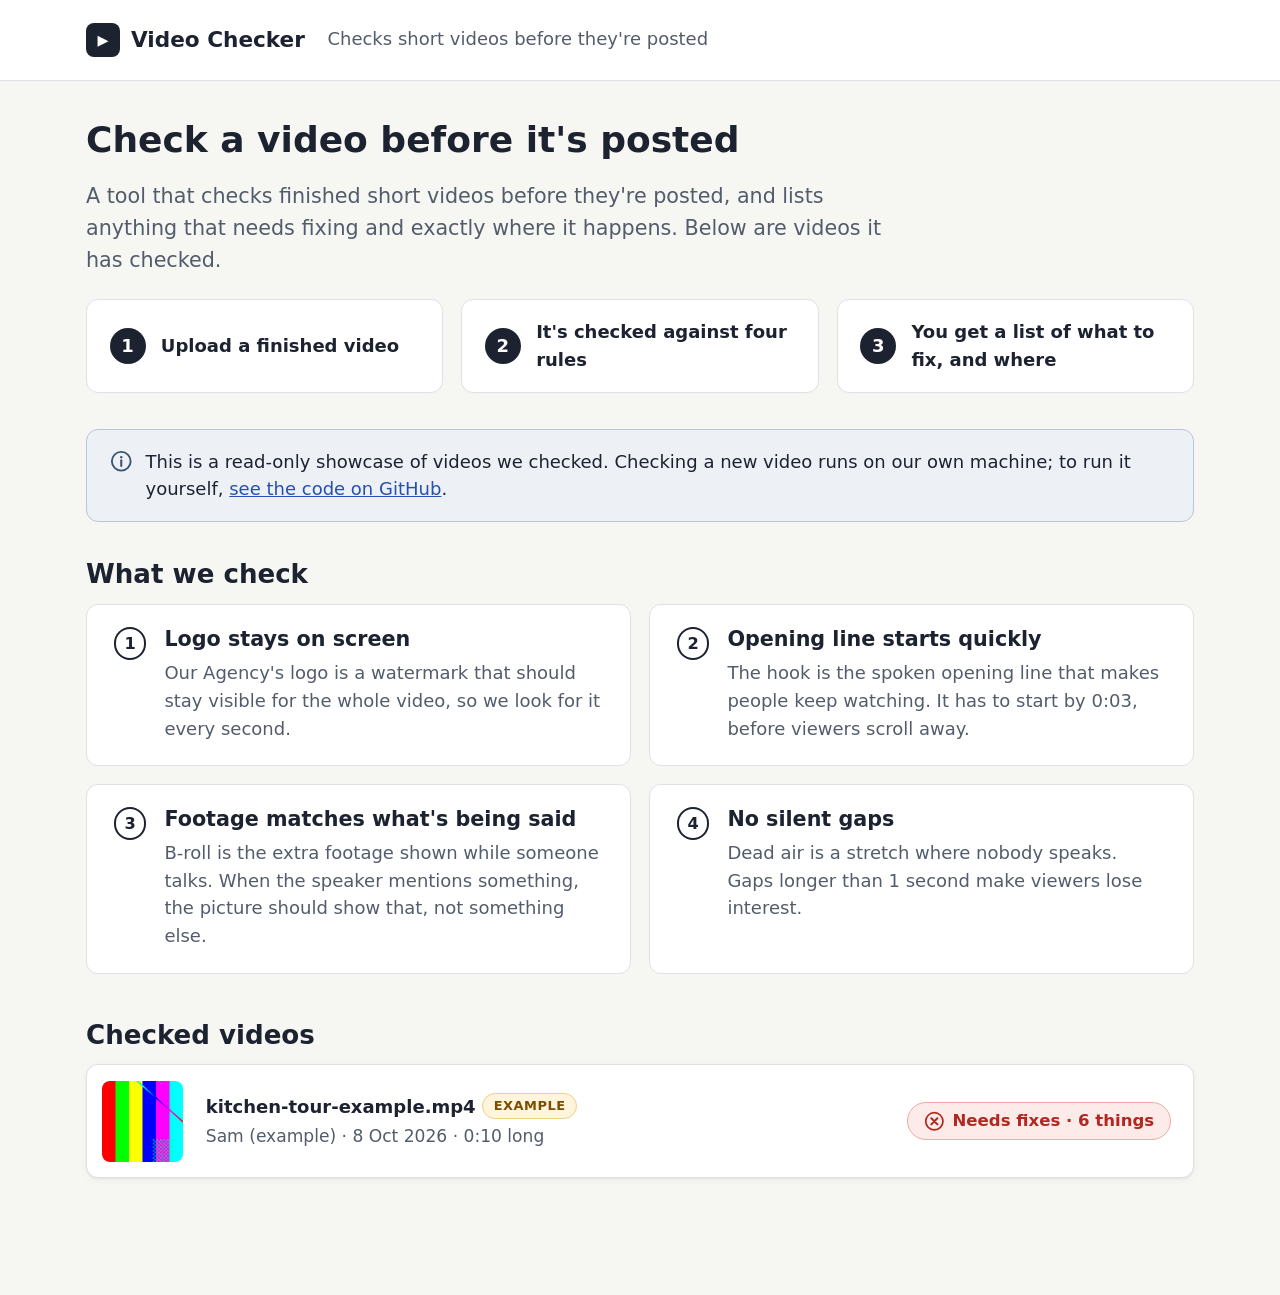
<file: docs/index.html>
<!doctype html>
<html lang="en">
<head>
  <meta charset="utf-8">
  <meta name="viewport" content="width=device-width, initial-scale=1">
  <title>Video Checker</title>
  <link rel="stylesheet" href="static/app.css?v=1791418467">
  <script src="static/app.js?v=1791418467" defer></script>
</head>
<body>
  <a class="skip-link" href="#main">Skip to main content</a>
  <header class="site-header">
    <div class="container site-header-inner">
      <a class="brand" href="./">
        <span class="brand-mark" aria-hidden="true">▶</span>
        <span>Video Checker</span>
      </a>
      <span class="site-tagline">Checks short videos before they're posted</span>
    </div>
  </header>
  <main id="main" class="container">
    
<section class="intro" aria-labelledby="intro-heading">
  <h1 id="intro-heading">Check a video before it's posted</h1>
  
  <p class="lead">A tool that checks finished short videos before they're posted, and lists anything that needs fixing and exactly where it happens. Below are videos it has checked.</p>
  
  <ol class="how-it-works">
    <li><span class="how-num" aria-hidden="true">1</span><span>Upload a finished video</span></li>
    <li><span class="how-num" aria-hidden="true">2</span><span>It's checked against four rules</span></li>
    <li><span class="how-num" aria-hidden="true">3</span><span>You get a list of what to fix, and where</span></li>
  </ol>
</section>




<p class="showcase-note"><svg class="icon" viewBox="0 0 24 24" aria-hidden="true" focusable="false"><circle cx="12" cy="12" r="10" fill="none" stroke="currentColor" stroke-width="2"/><path d="M12 11v6" stroke="currentColor" stroke-width="2.2" stroke-linecap="round"/><circle cx="12" cy="7.6" r="1.3" fill="currentColor"/></svg><span>This is a read-only showcase of videos we checked. Checking a new video runs on our own machine; to run it yourself, <a href="https://github.com/rhain-r/content-operations-agent">see the code on GitHub</a>.</span></p>


<section class="rules-section" aria-labelledby="rules-heading">
  <h2 id="rules-heading">What we check</h2>
  <ul class="rules">
    
    <li class="rule">
      <span class="rule-num" aria-hidden="true">1</span>
      <div>
        <h3>Logo stays on screen</h3>
        <p>Our Agency&#39;s logo is a watermark that should stay visible for the whole video, so we look for it every second.</p>
      </div>
    </li>
    
    <li class="rule">
      <span class="rule-num" aria-hidden="true">2</span>
      <div>
        <h3>Opening line starts quickly</h3>
        <p>The hook is the spoken opening line that makes people keep watching. It has to start by 0:03, before viewers scroll away.</p>
      </div>
    </li>
    
    <li class="rule">
      <span class="rule-num" aria-hidden="true">3</span>
      <div>
        <h3>Footage matches what&#39;s being said</h3>
        <p>B-roll is the extra footage shown while someone talks. When the speaker mentions something, the picture should show that, not something else.</p>
      </div>
    </li>
    
    <li class="rule">
      <span class="rule-num" aria-hidden="true">4</span>
      <div>
        <h3>No silent gaps</h3>
        <p>Dead air is a stretch where nobody speaks. Gaps longer than 1 second make viewers lose interest.</p>
      </div>
    </li>
    
  </ul>
</section>

<section class="videos-section" aria-labelledby="videos-heading">
  <h2 id="videos-heading">Checked videos</h2>
  <div data-video-list>
    
<div class="video-list" data-active="false">

  <ul class="videos">
    
    <li>
      <a class="video-row" href="videos/example/">
        
        <img class="thumb" src="videos/example/frames/0.jpg" alt="Opening frame of kitchen-tour-example.mp4" loading="lazy">
        
        <span class="video-row-main">
          <span class="video-name">kitchen-tour-example.mp4 <span class="tag">Example</span></span>
          <span class="video-meta">Sam (example) · 8 Oct 2026 · 0:10 long</span>
        </span>
        <span class="badge badge-failed"><svg class="icon" viewBox="0 0 24 24" aria-hidden="true" focusable="false"><circle cx="12" cy="12" r="10" fill="none" stroke="currentColor" stroke-width="2"/><path d="M8.5 8.5l7 7M15.5 8.5l-7 7" fill="none" stroke="currentColor" stroke-width="2.4" stroke-linecap="round"/></svg><span>Needs fixes · 6 things</span></span>
      </a>
    </li>
    
  </ul>

</div>
  </div>
</section>

  </main>
</body>
</html>
</file>
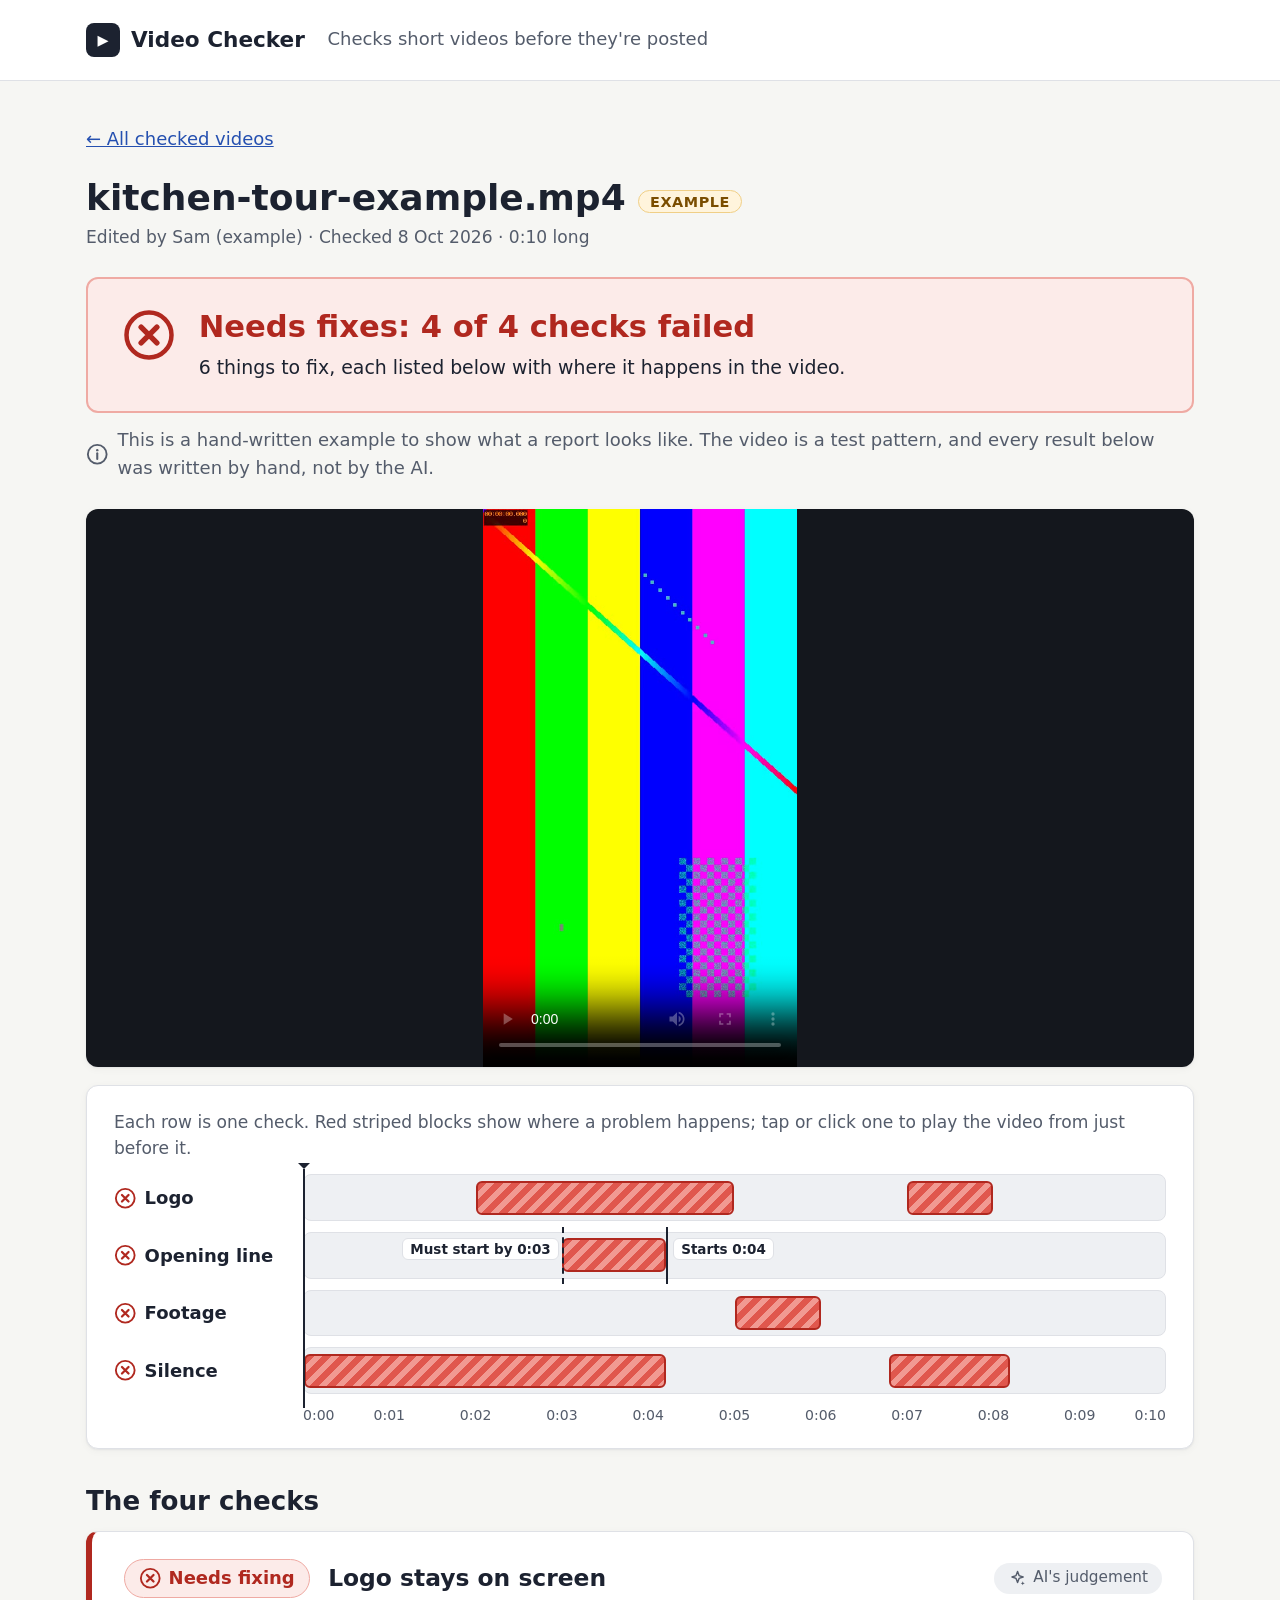
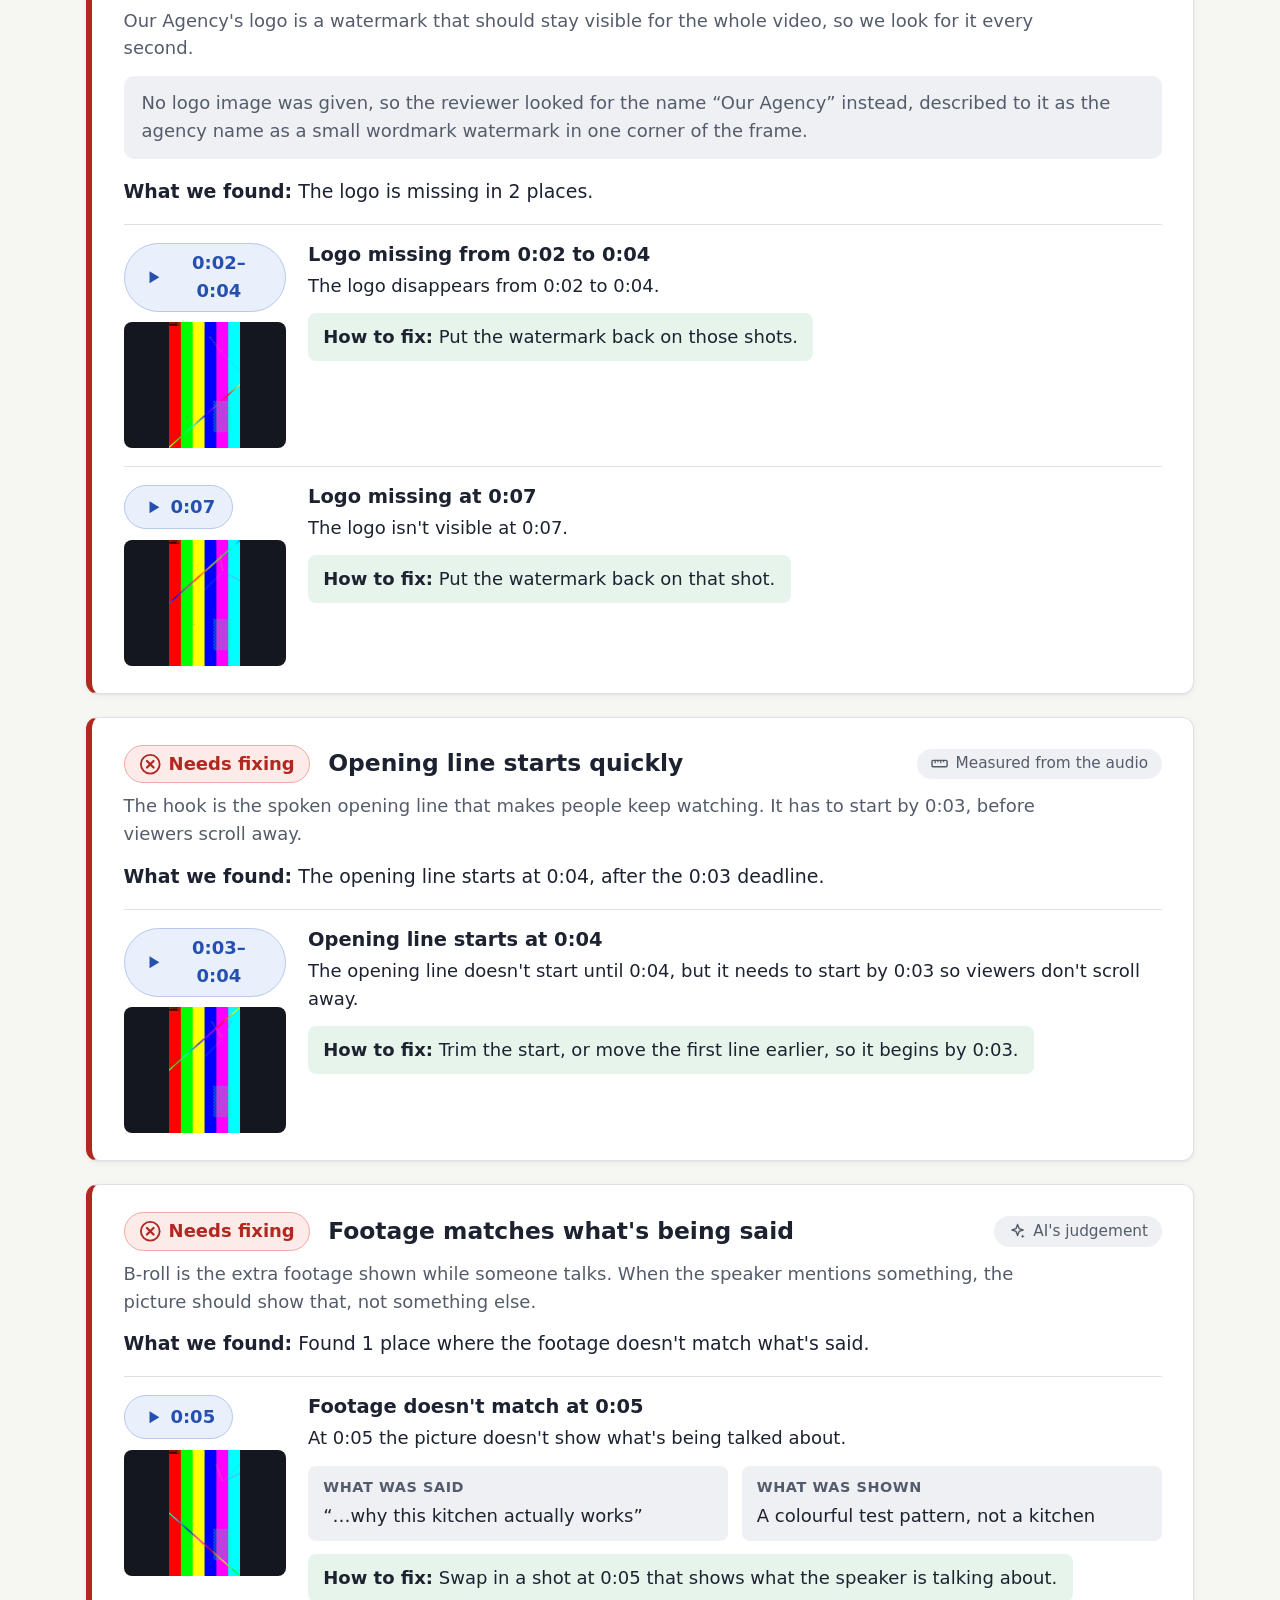
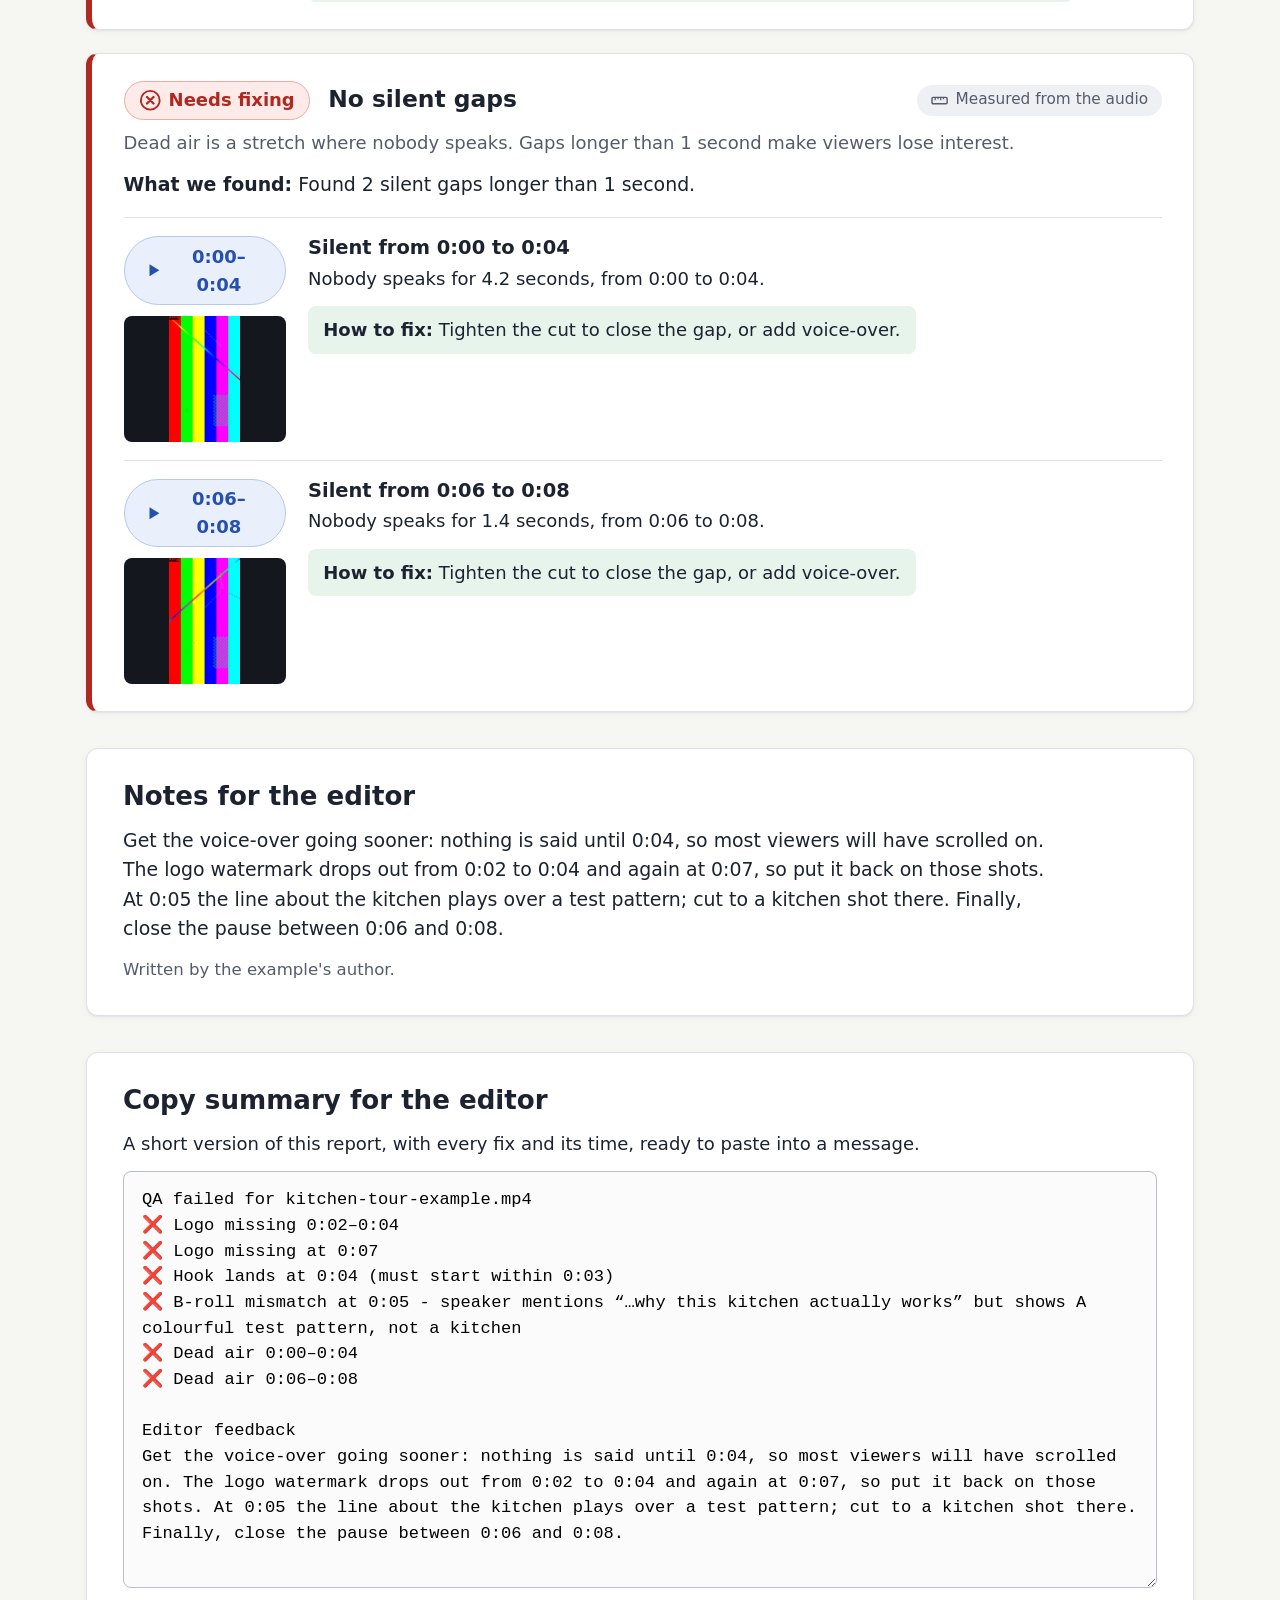
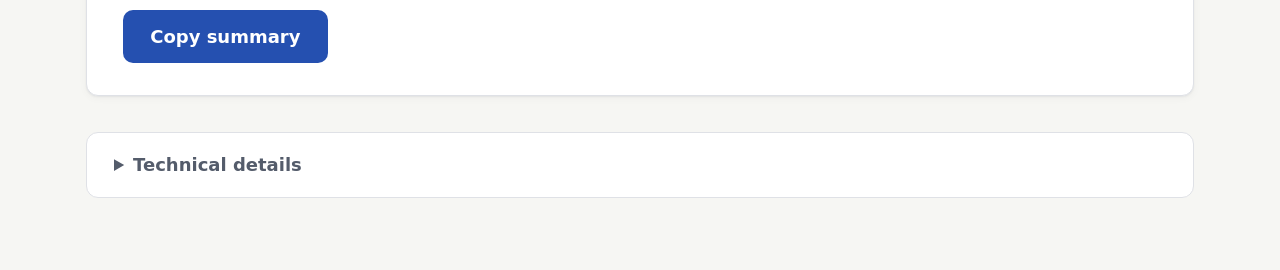
<file: docs/videos/example/index.html>
<!doctype html>
<html lang="en">
<head>
  <meta charset="utf-8">
  <meta name="viewport" content="width=device-width, initial-scale=1">
  <title>kitchen-tour-example.mp4 · Video Checker</title>
  <link rel="stylesheet" href="../../static/app.css?v=1791418467">
  <script src="../../static/app.js?v=1791418467" defer></script>
</head>
<body>
  <a class="skip-link" href="#main">Skip to main content</a>
  <header class="site-header">
    <div class="container site-header-inner">
      <a class="brand" href="../../">
        <span class="brand-mark" aria-hidden="true">▶</span>
        <span>Video Checker</span>
      </a>
      <span class="site-tagline">Checks short videos before they're posted</span>
    </div>
  </header>
  <main id="main" class="container">
    
<div class="video-page" data-video-page data-state="failed" data-created="2026-10-08T00:15:36.667890+00:00">
  <p class="back-link"><a href="../../">← All checked videos</a></p>

  <header class="video-header">
    <h1>kitchen-tour-example.mp4 <span class="tag tag-large">Example</span></h1>
    <p class="video-meta">Edited by Sam (example) · Checked 8 Oct 2026 · 0:10 long</p>
  </header>

  
  
  <section class="verdict verdict-failed" aria-labelledby="verdict-heading">
    <svg class="icon verdict-icon" viewBox="0 0 24 24" aria-hidden="true" focusable="false"><circle cx="12" cy="12" r="10" fill="none" stroke="currentColor" stroke-width="2"/><path d="M8.5 8.5l7 7M15.5 8.5l-7 7" fill="none" stroke="currentColor" stroke-width="2.4" stroke-linecap="round"/></svg>
    <div class="verdict-text">
      
      <h2 id="verdict-heading">Needs fixes: 4 of 4 checks failed</h2>
      <p>6 things to fix, each listed below with where it happens in the video.</p>
      
    </div>
  </section>

  
    
    <p class="small-note"><svg class="icon" viewBox="0 0 24 24" aria-hidden="true" focusable="false"><circle cx="12" cy="12" r="10" fill="none" stroke="currentColor" stroke-width="2"/><path d="M12 11v6" stroke="currentColor" stroke-width="2.2" stroke-linecap="round"/><circle cx="12" cy="7.6" r="1.3" fill="currentColor"/></svg> This is a hand-written example to show what a report looks like. The video is a test pattern, and every result below was written by hand, not by the AI.</p>
    
    
  

  
  
  <div class="player" data-player>
    <video controls preload="metadata" playsinline src="../../videos/example/video.mp4" poster="../../videos/example/frames/0.jpg" aria-label="The video: kitchen-tour-example.mp4" data-video>
      Your browser can't play this video here.
    </video>
  </div>

  
  
  <section class="timeline-section" id="timeline" aria-label="Where each problem happens">
    <div class="timeline" data-timeline data-duration="10.0">
      <p class="timeline-help">Each row is one check. Red striped blocks show where a problem happens; tap or click one to play the video from just before it.</p>
      <div class="timeline-grid">
        
        <div class="lane-label lane-label-failed" style="grid-row: 1">
          <svg class="icon" viewBox="0 0 24 24" aria-hidden="true" focusable="false"><circle cx="12" cy="12" r="10" fill="none" stroke="currentColor" stroke-width="2"/><path d="M8.5 8.5l7 7M15.5 8.5l-7 7" fill="none" stroke="currentColor" stroke-width="2.4" stroke-linecap="round"/></svg>
          <span>Logo</span>
          <span class="visually-hidden">: needs fixing</span>
        </div>
        <div class="lane-track" style="grid-row: 1">
          
          
          <button type="button" class="block" style="left: 20.0%; width: 30.0%" data-seek="1.0" aria-label="Logo missing from 0:02 to 0:04. Play from 0:01." title="Logo missing from 0:02 to 0:04. Play from 0:01."></button>
          
          <button type="button" class="block" style="left: 70.0%; width: 10.0%" data-seek="6.0" aria-label="Logo missing at 0:07. Play from 0:06." title="Logo missing at 0:07. Play from 0:06."></button>
          
          
        </div>
        
        <div class="lane-label lane-label-failed" style="grid-row: 2">
          <svg class="icon" viewBox="0 0 24 24" aria-hidden="true" focusable="false"><circle cx="12" cy="12" r="10" fill="none" stroke="currentColor" stroke-width="2"/><path d="M8.5 8.5l7 7M15.5 8.5l-7 7" fill="none" stroke="currentColor" stroke-width="2.4" stroke-linecap="round"/></svg>
          <span>Opening line</span>
          <span class="visually-hidden">: needs fixing</span>
        </div>
        <div class="lane-track" style="grid-row: 2">
          
          <span class="mark mark-deadline" style="left: 30.0%"><span class="mark-label">Must start by 0:03</span></span>
          
          <span class="mark mark-actual" style="left: 42.0%"><span class="mark-label">Starts 0:04</span></span>
          
          
          <button type="button" class="block" style="left: 30.0%; width: 12.0%" data-seek="2.0" aria-label="Opening line starts at 0:04. Play from 0:02." title="Opening line starts at 0:04. Play from 0:02."></button>
          
          
        </div>
        
        <div class="lane-label lane-label-failed" style="grid-row: 3">
          <svg class="icon" viewBox="0 0 24 24" aria-hidden="true" focusable="false"><circle cx="12" cy="12" r="10" fill="none" stroke="currentColor" stroke-width="2"/><path d="M8.5 8.5l7 7M15.5 8.5l-7 7" fill="none" stroke="currentColor" stroke-width="2.4" stroke-linecap="round"/></svg>
          <span>Footage</span>
          <span class="visually-hidden">: needs fixing</span>
        </div>
        <div class="lane-track" style="grid-row: 3">
          
          
          <button type="button" class="block" style="left: 50.0%; width: 10.0%" data-seek="4.0" aria-label="Footage doesn&#39;t match at 0:05. Play from 0:04." title="Footage doesn&#39;t match at 0:05. Play from 0:04."></button>
          
          
        </div>
        
        <div class="lane-label lane-label-failed" style="grid-row: 4">
          <svg class="icon" viewBox="0 0 24 24" aria-hidden="true" focusable="false"><circle cx="12" cy="12" r="10" fill="none" stroke="currentColor" stroke-width="2"/><path d="M8.5 8.5l7 7M15.5 8.5l-7 7" fill="none" stroke="currentColor" stroke-width="2.4" stroke-linecap="round"/></svg>
          <span>Silence</span>
          <span class="visually-hidden">: needs fixing</span>
        </div>
        <div class="lane-track" style="grid-row: 4">
          
          
          <button type="button" class="block" style="left: 0.0%; width: 42.0%" data-seek="0.0" aria-label="Silent from 0:00 to 0:04. Play from 0:00." title="Silent from 0:00 to 0:04. Play from 0:00."></button>
          
          <button type="button" class="block" style="left: 68.0%; width: 14.0%" data-seek="5.8" aria-label="Silent from 0:06 to 0:08. Play from 0:05." title="Silent from 0:06 to 0:08. Play from 0:05."></button>
          
          
        </div>
        
        <div class="axis" style="grid-row: 5" aria-hidden="true">
          
          <span class="tick" style="left: 0.0%">0:00</span>
          
          <span class="tick" style="left: 10.0%">0:01</span>
          
          <span class="tick" style="left: 20.0%">0:02</span>
          
          <span class="tick" style="left: 30.0%">0:03</span>
          
          <span class="tick" style="left: 40.0%">0:04</span>
          
          <span class="tick" style="left: 50.0%">0:05</span>
          
          <span class="tick" style="left: 60.0%">0:06</span>
          
          <span class="tick" style="left: 70.0%">0:07</span>
          
          <span class="tick" style="left: 80.0%">0:08</span>
          
          <span class="tick" style="left: 90.0%">0:09</span>
          
          <span class="tick" style="left: 100.0%">0:10</span>
          
        </div>
        <div class="playhead-layer" style="grid-row: 1 / 6" aria-hidden="true">
          <span class="playhead" data-playhead></span>
        </div>
      </div>
      
      
      
      <ul class="timeline-legend">
        
        <li><span class="legend-line legend-deadline" aria-hidden="true"></span>Must start by 0:03</li>
        
        <li><span class="legend-line legend-actual" aria-hidden="true"></span>Starts 0:04</li>
        
      </ul>
      
    </div>
  </section>
  

  
  
  <section class="checks-section" aria-labelledby="checks-heading">
    <h2 id="checks-heading">The four checks</h2>
    
    
    <article class="check check-failed" aria-labelledby="check-logo">
      <header class="check-header">
        <span class="check-status"><svg class="icon" viewBox="0 0 24 24" aria-hidden="true" focusable="false"><circle cx="12" cy="12" r="10" fill="none" stroke="currentColor" stroke-width="2"/><path d="M8.5 8.5l7 7M15.5 8.5l-7 7" fill="none" stroke="currentColor" stroke-width="2.4" stroke-linecap="round"/></svg><span>Needs fixing</span></span>
        <h3 id="check-logo">Logo stays on screen</h3>
        <span class="basis"><svg class="icon" viewBox="0 0 24 24" aria-hidden="true" focusable="false"><path d="M12 3l1.9 5.3L19 10l-5.1 1.8L12 17l-1.9-5.2L5 10l5.1-1.7z" fill="none" stroke="currentColor" stroke-width="1.8" stroke-linejoin="round"/><path d="M18.5 15.5l.7 1.8 1.8.7-1.8.7-.7 1.8-.7-1.8-1.8-.7 1.8-.7z" fill="currentColor"/></svg>AI&#39;s judgement</span>
      </header>
      <p class="check-explanation">Our Agency&#39;s logo is a watermark that should stay visible for the whole video, so we look for it every second.</p>

      
      <div class="logo-reference">
        
        <p>No logo image was given, so the reviewer looked for the name “Our Agency” instead, described to it as the agency name as a small wordmark watermark in one corner of the frame.</p>
        
      </div>
      

      <p class="check-outcome"><strong>What we found:</strong> The logo is missing in 2 places.</p>

      
      <ol class="findings">
        
        
        <li class="finding">
          <div class="finding-when">
            <button type="button" class="time-button" data-seek="1.0" aria-label="Play from 0:01, just before 0:02–0:04"><svg class="icon" viewBox="0 0 24 24" aria-hidden="true" focusable="false"><path d="M8 5.5v13l10.5-6.5z" fill="currentColor"/></svg><span>0:02–0:04</span></button>
            
            <img class="finding-thumb" src="../../videos/example/frames/2.jpg" alt="Frame at 0:02" loading="lazy">
            
          </div>
          <div class="finding-body">
            <h4>Logo missing from 0:02 to 0:04</h4>
            <p>The logo disappears from 0:02 to 0:04.</p>
            
            <p class="how-to-fix"><strong>How to fix:</strong> Put the watermark back on those shots.</p>
          </div>
        </li>
        
        
        <li class="finding">
          <div class="finding-when">
            <button type="button" class="time-button" data-seek="6.0" aria-label="Play from 0:06, just before 0:07"><svg class="icon" viewBox="0 0 24 24" aria-hidden="true" focusable="false"><path d="M8 5.5v13l10.5-6.5z" fill="currentColor"/></svg><span>0:07</span></button>
            
            <img class="finding-thumb" src="../../videos/example/frames/7.jpg" alt="Frame at 0:07" loading="lazy">
            
          </div>
          <div class="finding-body">
            <h4>Logo missing at 0:07</h4>
            <p>The logo isn&#39;t visible at 0:07.</p>
            
            <p class="how-to-fix"><strong>How to fix:</strong> Put the watermark back on that shot.</p>
          </div>
        </li>
        
      </ol>
      
    </article>
    
    
    <article class="check check-failed" aria-labelledby="check-hook">
      <header class="check-header">
        <span class="check-status"><svg class="icon" viewBox="0 0 24 24" aria-hidden="true" focusable="false"><circle cx="12" cy="12" r="10" fill="none" stroke="currentColor" stroke-width="2"/><path d="M8.5 8.5l7 7M15.5 8.5l-7 7" fill="none" stroke="currentColor" stroke-width="2.4" stroke-linecap="round"/></svg><span>Needs fixing</span></span>
        <h3 id="check-hook">Opening line starts quickly</h3>
        <span class="basis"><svg class="icon" viewBox="0 0 24 24" aria-hidden="true" focusable="false"><rect x="2.5" y="8" width="19" height="8" rx="1.5" fill="none" stroke="currentColor" stroke-width="1.8"/><path d="M6.5 8v3.5M10 8v2.2M13.5 8v3.5M17 8v2.2" stroke="currentColor" stroke-width="1.6"/></svg>Measured from the audio</span>
      </header>
      <p class="check-explanation">The hook is the spoken opening line that makes people keep watching. It has to start by 0:03, before viewers scroll away.</p>

      

      <p class="check-outcome"><strong>What we found:</strong> The opening line starts at 0:04, after the 0:03 deadline.</p>

      
      <ol class="findings">
        
        
        <li class="finding">
          <div class="finding-when">
            <button type="button" class="time-button" data-seek="2.0" aria-label="Play from 0:02, just before 0:03–0:04"><svg class="icon" viewBox="0 0 24 24" aria-hidden="true" focusable="false"><path d="M8 5.5v13l10.5-6.5z" fill="currentColor"/></svg><span>0:03–0:04</span></button>
            
            <img class="finding-thumb" src="../../videos/example/frames/3.jpg" alt="Frame at 0:03" loading="lazy">
            
          </div>
          <div class="finding-body">
            <h4>Opening line starts at 0:04</h4>
            <p>The opening line doesn&#39;t start until 0:04, but it needs to start by 0:03 so viewers don&#39;t scroll away.</p>
            
            <p class="how-to-fix"><strong>How to fix:</strong> Trim the start, or move the first line earlier, so it begins by 0:03.</p>
          </div>
        </li>
        
      </ol>
      
    </article>
    
    
    <article class="check check-failed" aria-labelledby="check-footage">
      <header class="check-header">
        <span class="check-status"><svg class="icon" viewBox="0 0 24 24" aria-hidden="true" focusable="false"><circle cx="12" cy="12" r="10" fill="none" stroke="currentColor" stroke-width="2"/><path d="M8.5 8.5l7 7M15.5 8.5l-7 7" fill="none" stroke="currentColor" stroke-width="2.4" stroke-linecap="round"/></svg><span>Needs fixing</span></span>
        <h3 id="check-footage">Footage matches what&#39;s being said</h3>
        <span class="basis"><svg class="icon" viewBox="0 0 24 24" aria-hidden="true" focusable="false"><path d="M12 3l1.9 5.3L19 10l-5.1 1.8L12 17l-1.9-5.2L5 10l5.1-1.7z" fill="none" stroke="currentColor" stroke-width="1.8" stroke-linejoin="round"/><path d="M18.5 15.5l.7 1.8 1.8.7-1.8.7-.7 1.8-.7-1.8-1.8-.7 1.8-.7z" fill="currentColor"/></svg>AI&#39;s judgement</span>
      </header>
      <p class="check-explanation">B-roll is the extra footage shown while someone talks. When the speaker mentions something, the picture should show that, not something else.</p>

      

      <p class="check-outcome"><strong>What we found:</strong> Found 1 place where the footage doesn&#39;t match what&#39;s said.</p>

      
      <ol class="findings">
        
        
        <li class="finding">
          <div class="finding-when">
            <button type="button" class="time-button" data-seek="4.0" aria-label="Play from 0:04, just before 0:05"><svg class="icon" viewBox="0 0 24 24" aria-hidden="true" focusable="false"><path d="M8 5.5v13l10.5-6.5z" fill="currentColor"/></svg><span>0:05</span></button>
            
            <img class="finding-thumb" src="../../videos/example/frames/5.jpg" alt="Frame at 0:05" loading="lazy">
            
          </div>
          <div class="finding-body">
            <h4>Footage doesn&#39;t match at 0:05</h4>
            <p>At 0:05 the picture doesn&#39;t show what&#39;s being talked about.</p>
            
            <dl class="said-shown">
              <div><dt>What was said</dt><dd>“…why this kitchen actually works”</dd></div>
              <div><dt>What was shown</dt><dd>A colourful test pattern, not a kitchen</dd></div>
            </dl>
            
            <p class="how-to-fix"><strong>How to fix:</strong> Swap in a shot at 0:05 that shows what the speaker is talking about.</p>
          </div>
        </li>
        
      </ol>
      
    </article>
    
    
    <article class="check check-failed" aria-labelledby="check-silence">
      <header class="check-header">
        <span class="check-status"><svg class="icon" viewBox="0 0 24 24" aria-hidden="true" focusable="false"><circle cx="12" cy="12" r="10" fill="none" stroke="currentColor" stroke-width="2"/><path d="M8.5 8.5l7 7M15.5 8.5l-7 7" fill="none" stroke="currentColor" stroke-width="2.4" stroke-linecap="round"/></svg><span>Needs fixing</span></span>
        <h3 id="check-silence">No silent gaps</h3>
        <span class="basis"><svg class="icon" viewBox="0 0 24 24" aria-hidden="true" focusable="false"><rect x="2.5" y="8" width="19" height="8" rx="1.5" fill="none" stroke="currentColor" stroke-width="1.8"/><path d="M6.5 8v3.5M10 8v2.2M13.5 8v3.5M17 8v2.2" stroke="currentColor" stroke-width="1.6"/></svg>Measured from the audio</span>
      </header>
      <p class="check-explanation">Dead air is a stretch where nobody speaks. Gaps longer than 1 second make viewers lose interest.</p>

      

      <p class="check-outcome"><strong>What we found:</strong> Found 2 silent gaps longer than 1 second.</p>

      
      <ol class="findings">
        
        
        <li class="finding">
          <div class="finding-when">
            <button type="button" class="time-button" data-seek="0.0" aria-label="Play from 0:00, just before 0:00–0:04"><svg class="icon" viewBox="0 0 24 24" aria-hidden="true" focusable="false"><path d="M8 5.5v13l10.5-6.5z" fill="currentColor"/></svg><span>0:00–0:04</span></button>
            
            <img class="finding-thumb" src="../../videos/example/frames/0.jpg" alt="Frame at 0:00" loading="lazy">
            
          </div>
          <div class="finding-body">
            <h4>Silent from 0:00 to 0:04</h4>
            <p>Nobody speaks for 4.2 seconds, from 0:00 to 0:04.</p>
            
            <p class="how-to-fix"><strong>How to fix:</strong> Tighten the cut to close the gap, or add voice-over.</p>
          </div>
        </li>
        
        
        <li class="finding">
          <div class="finding-when">
            <button type="button" class="time-button" data-seek="5.8" aria-label="Play from 0:05, just before 0:06–0:08"><svg class="icon" viewBox="0 0 24 24" aria-hidden="true" focusable="false"><path d="M8 5.5v13l10.5-6.5z" fill="currentColor"/></svg><span>0:06–0:08</span></button>
            
            <img class="finding-thumb" src="../../videos/example/frames/7.jpg" alt="Frame at 0:07" loading="lazy">
            
          </div>
          <div class="finding-body">
            <h4>Silent from 0:06 to 0:08</h4>
            <p>Nobody speaks for 1.4 seconds, from 0:06 to 0:08.</p>
            
            <p class="how-to-fix"><strong>How to fix:</strong> Tighten the cut to close the gap, or add voice-over.</p>
          </div>
        </li>
        
      </ol>
      
    </article>
    
  </section>

  
  <section class="card" aria-labelledby="notes-heading">
    <h2 id="notes-heading">Notes for the editor</h2>
    
    <p class="feedback">Get the voice-over going sooner: nothing is said until 0:04, so most viewers will have scrolled on. The logo watermark drops out from 0:02 to 0:04 and again at 0:07, so put it back on those shots. At 0:05 the line about the kitchen plays over a test pattern; cut to a kitchen shot there. Finally, close the pause between 0:06 and 0:08.</p>
    <p class="hint">Written by the example&#39;s author.</p>
    
  </section>

  
  <section class="card" aria-labelledby="summary-heading">
    <h2 id="summary-heading">Copy summary for the editor</h2>
    <p>A short version of this report, with every fix and its time, ready to paste into a message.</p>
    <label for="editor-summary" class="visually-hidden">Summary for the editor</label>
    <textarea id="editor-summary" class="summary-text" readonly rows="15" data-summary>QA failed for kitchen-tour-example.mp4
❌ Logo missing 0:02–0:04
❌ Logo missing at 0:07
❌ Hook lands at 0:04 (must start within 0:03)
❌ B-roll mismatch at 0:05 - speaker mentions “…why this kitchen actually works” but shows A colourful test pattern, not a kitchen
❌ Dead air 0:00–0:04
❌ Dead air 0:06–0:08

Editor feedback
Get the voice-over going sooner: nothing is said until 0:04, so most viewers will have scrolled on. The logo watermark drops out from 0:02 to 0:04 and again at 0:07, so put it back on those shots. At 0:05 the line about the kitchen plays over a test pattern; cut to a kitchen shot there. Finally, close the pause between 0:06 and 0:08.</textarea>
    <p class="copy-row">
      <button type="button" class="button button-primary" data-copy="#editor-summary">Copy summary</button>
      <span class="copy-status" role="status" data-copy-status></span>
    </p>
  </section>
  
  
  

  
  
  <details class="technical">
    <summary>Technical details</summary>
    <div class="technical-body">
      <dl class="tech-list">
        
        <div><dt>status / stage</dt><dd><code>completed</code> / <code>done</code></dd></div>
        <div><dt>model</dt><dd><code>none: hand-written example</code></dd></div>
        <div><dt>model's own passed_qa</dt><dd><code>not applicable: hand-written example</code></dd></div>
        <div><dt>enforced passed_qa</dt><dd><code>failed</code></dd></div>
        <div><dt>frames sampled</dt><dd><code>10</code></dd></div>
        <div><dt>transcript</dt><dd><code>hand-written (example)</code></dd></div>
        
      </dl>

      

      <h3>Stage timings</h3>
      <table class="tech-table">
        <thead><tr><th scope="col">Stage</th><th scope="col">Started</th><th scope="col">Took</th></tr></thead>
        <tbody>
          
          <tr><td>received (Uploaded)</td><td>08:15:36</td><td>0.0 s</td></tr>
          
          <tr><td>reading (Reading the video)</td><td>08:15:36</td><td>0.0 s</td></tr>
          
          <tr><td>splitting (Splitting it into frames)</td><td>08:15:36</td><td>0.0 s</td></tr>
          
          <tr><td>listening (Listening to what&#39;s said)</td><td>08:15:36</td><td>0.0 s</td></tr>
          
          <tr><td>reviewing (Reviewing against the checklist)</td><td>08:15:36</td><td>0.0 s</td></tr>
          
          <tr><td>done (Done)</td><td>08:15:36</td><td></td></tr>
          
        </tbody>
      </table>

      <h3>Transcript with times</h3>
      
      <pre class="code">[4.20–6.80 s] So here&#39;s why this kitchen actually works.
[8.20–9.40 s] Follow for part two.</pre>
      

      
      <h3>Report as enforced by the code (JSON)</h3>
      <pre class="code">{
  &#34;passed_qa&#34;: false,
  &#34;logo_present&#34;: true,
  &#34;logo_missing_timestamps&#34;: [
    2.0,
    3.0,
    4.0,
    7.0
  ],
  &#34;hook_time_seconds&#34;: 4.2,
  &#34;audio_visual_mismatch&#34;: [
    {
      &#34;timestamp_seconds&#34;: 5.0,
      &#34;spoken&#34;: &#34;“…why this kitchen actually works”&#34;,
      &#34;shown&#34;: &#34;A colourful test pattern, not a kitchen&#34;
    }
  ],
  &#34;dead_air&#34;: [
    {
      &#34;start_seconds&#34;: 0.0,
      &#34;end_seconds&#34;: 4.2
    },
    {
      &#34;start_seconds&#34;: 6.8,
      &#34;end_seconds&#34;: 8.2
    }
  ],
  &#34;feedback_for_editor&#34;: &#34;Get the voice-over going sooner: nothing is said until 0:04, so most viewers will have scrolled on. The logo watermark drops out from 0:02 to 0:04 and again at 0:07, so put it back on those shots. At 0:05 the line about the kitchen plays over a test pattern; cut to a kitchen shot there. Finally, close the pause between 0:06 and 0:08.&#34;
}</pre>
      
      
      
    </div>
  </details>
</div>

  </main>
</body>
</html>
</file>
<file: docs/static/app.css>
/* Video Checker: calm, readable over a screen share. Colour is used for status only, always
   alongside an icon and a word. Light theme only. */

:root {
  --bg: #f6f6f3;
  --surface: #ffffff;
  --text: #1c2230;
  --muted: #545c6b;
  --border: #dfe1e6;
  --soft: #eef0f3;

  --pass: #1d6f42;
  --pass-bg: #e7f4ec;
  --pass-border: #9fd0b2;
  --fail: #b0281f;
  --fail-bg: #fcebe9;
  --fail-border: #efaaa3;
  --neutral: #3d5470;
  --neutral-bg: #edf1f6;
  --neutral-border: #b9c6d6;
  --working: #2b5bb8;
  --working-bg: #eaf0fb;
  --warn: #7a4d00;
  --warn-bg: #fff4dc;
  --warn-border: #f0cf86;

  --accent: #2550b0;
  --accent-hover: #1b3f8f;
  --focus: #1f4fd1;

  --radius: 12px;
  --shadow: 0 1px 2px rgba(20, 30, 50, 0.06), 0 2px 8px rgba(20, 30, 50, 0.04);
  font-family: system-ui, -apple-system, "Segoe UI", Roboto, "Helvetica Neue", Arial, sans-serif;
}

*,
*::before,
*::after { box-sizing: border-box; }

/* Components set their own display; the hidden attribute must still win. */
[hidden] { display: none !important; }

html { font-size: 18px; }

body {
  margin: 0;
  background: var(--bg);
  color: var(--text);
  line-height: 1.55;
  -webkit-font-smoothing: antialiased;
}

h1, h2, h3, h4 { line-height: 1.25; margin: 0 0 0.5em; }
h1 { font-size: 2rem; }
h2 { font-size: 1.45rem; }
h3 { font-size: 1.15rem; }
h4 { font-size: 1rem; }
p { margin: 0 0 0.75em; }
p:last-child { margin-bottom: 0; }
a { color: var(--accent); }
a:hover { color: var(--accent-hover); }
code { font-family: ui-monospace, "Cascadia Mono", Consolas, monospace; font-size: 0.85em; background: var(--soft); padding: 0.1em 0.35em; border-radius: 4px; }

:focus-visible {
  outline: 3px solid var(--focus);
  outline-offset: 3px;
  border-radius: 4px;
}

.visually-hidden {
  position: absolute !important;
  width: 1px; height: 1px;
  margin: -1px; padding: 0; border: 0;
  overflow: hidden; clip: rect(0 0 0 0); white-space: nowrap;
}

.skip-link { position: absolute; left: -999px; top: 0.5rem; background: var(--surface); padding: 0.5rem 1rem; z-index: 10; }
.skip-link:focus { left: 1rem; }

.container { width: 100%; max-width: 1180px; margin: 0 auto; padding: 0 2rem; }
main.container { padding-top: 2rem; padding-bottom: 4rem; }

.icon { width: 1.25em; height: 1.25em; flex: none; vertical-align: -0.25em; }
.spin { animation: spin 1s linear infinite; }
@keyframes spin { to { transform: rotate(360deg); } }
@media (prefers-reduced-motion: reduce) { .spin { animation: none; } }

/* --- Header ------------------------------------------------------------------------------- */
.site-header { background: var(--surface); border-bottom: 1px solid var(--border); }
.site-header-inner { display: flex; align-items: baseline; gap: 1.25rem; padding-top: 1rem; padding-bottom: 1rem; }
.brand { display: inline-flex; align-items: center; min-height: 44px; gap: 0.6rem; font-weight: 700; font-size: 1.2rem; color: var(--text); text-decoration: none; }
.brand-mark { display: inline-grid; place-items: center; width: 1.9rem; height: 1.9rem; border-radius: 8px; background: var(--text); color: #fff; font-size: 0.8rem; }
.site-tagline { color: var(--muted); }

/* --- Shared pieces ------------------------------------------------------------------------ */
.card { background: var(--surface); border: 1px solid var(--border); border-radius: var(--radius); padding: 1.75rem 2rem; box-shadow: var(--shadow); margin-bottom: 2rem; }
.hint { color: var(--muted); font-size: 0.92rem; }
.small-note { display: flex; align-items: center; gap: 0.5rem; color: var(--muted); margin: -0.75rem 0 1.5rem; }
.tag { display: inline-block; font-size: 0.72rem; font-weight: 700; letter-spacing: 0.04em; text-transform: uppercase; background: var(--warn-bg); color: var(--warn); border: 1px solid var(--warn-border); border-radius: 999px; padding: 0.1rem 0.6rem; vertical-align: 0.2em; }
.tag-large { font-size: 0.8rem; }

.button { display: inline-flex; align-items: center; justify-content: center; min-height: 44px; gap: 0.5rem; font: inherit; font-weight: 600; border-radius: 10px; padding: 0.6rem 1.4rem; border: 2px solid transparent; cursor: pointer; text-decoration: none; }
.button-primary { background: var(--accent); color: #fff; }
.button-primary:hover { background: var(--accent-hover); color: #fff; }
.button-secondary { background: var(--surface); color: var(--accent); border-color: var(--accent); }
.button-secondary:hover { background: var(--working-bg); }
.button:disabled, fieldset:disabled .button { opacity: 0.5; cursor: not-allowed; }

.notice { display: flex; gap: 1rem; align-items: flex-start; border-radius: var(--radius); padding: 1.25rem 1.5rem; margin-bottom: 2rem; border: 1px solid; }
.notice-icon { width: 1.6rem; height: 1.6rem; margin-top: 0.1rem; }
.notice-title { font-weight: 700; margin-bottom: 0.3rem; }
.notice-warning { background: var(--warn-bg); border-color: var(--warn-border); color: var(--warn); }
.notice-warning p:not(.notice-title) { color: var(--text); }
.notice-info { background: var(--neutral-bg); border-color: var(--neutral-border); color: var(--neutral); }
.notice-info p:not(.notice-title) { color: var(--text); }

.badge { display: inline-flex; align-items: center; gap: 0.45rem; border-radius: 999px; padding: 0.3rem 0.85rem; font-weight: 600; font-size: 0.92rem; white-space: nowrap; border: 1px solid; }
.badge-passed { background: var(--pass-bg); color: var(--pass); border-color: var(--pass-border); }
.badge-failed { background: var(--fail-bg); color: var(--fail); border-color: var(--fail-border); }
.badge-error { background: var(--neutral-bg); color: var(--neutral); border-color: var(--neutral-border); }
.badge-checking { background: var(--working-bg); color: var(--working); border-color: #b6c8ee; }

/* --- Home --------------------------------------------------------------------------------- */
.intro { margin-bottom: 2rem; }
.lead { font-size: 1.15rem; max-width: 46rem; color: var(--muted); }
.how-it-works { list-style: none; padding: 0; margin: 1.25rem 0 0; display: grid; grid-template-columns: repeat(3, 1fr); gap: 1rem; }
.how-it-works li { display: flex; align-items: center; gap: 0.85rem; background: var(--surface); border: 1px solid var(--border); border-radius: var(--radius); padding: 1rem 1.25rem; font-weight: 600; }
.how-num { display: inline-grid; place-items: center; width: 2rem; height: 2rem; border-radius: 50%; background: var(--text); color: #fff; font-weight: 700; flex: none; }

.upload-card fieldset { border: 0; margin: 0; padding: 0; min-width: 0; }
.dropzone { border: 2px dashed #aab3c2; border-radius: var(--radius); padding: 2rem; text-align: center; background: #fafbfc; margin-bottom: 0.75rem; transition: background 0.15s, border-color 0.15s; }
.dropzone.is-dragging { border-color: var(--accent); background: var(--working-bg); }
.dropzone.has-file { border-style: solid; border-color: var(--accent); }
.dropzone-icon { width: 2.4rem; height: 2.4rem; color: var(--muted); }
.dropzone-title { font-weight: 700; font-size: 1.1rem; margin: 0.5rem 0 0.2rem; }
.dropzone-or { color: var(--muted); margin-bottom: 0.6rem; }
.dropzone-file { margin-top: 0.9rem; font-weight: 600; }
.field { margin: 1.25rem 0; max-width: 28rem; }
.field label { display: block; font-weight: 600; margin-bottom: 0.35rem; }
.optional { font-weight: 400; color: var(--muted); }
.field input { width: 100%; font: inherit; padding: 0.6rem 0.8rem; border: 1px solid #b7bec9; border-radius: 8px; background: #fff; }
.upload-error { background: var(--fail-bg); color: var(--fail); border: 1px solid var(--fail-border); border-radius: 10px; padding: 0.85rem 1.1rem; margin: 1rem 0; font-weight: 600; }
.upload-progress { display: flex; align-items: center; gap: 1rem; margin: 1rem 0; }
.upload-progress progress { flex: 1; max-width: 28rem; height: 0.9rem; accent-color: var(--accent); }

.rules-section, .videos-section { margin-bottom: 2.5rem; }
.rules { list-style: none; padding: 0; margin: 0; display: grid; grid-template-columns: repeat(2, 1fr); gap: 1rem; }
.rule { display: flex; gap: 1rem; background: var(--surface); border: 1px solid var(--border); border-radius: var(--radius); padding: 1.25rem 1.5rem; }
.rule h3 { margin-bottom: 0.3rem; }
.rule p { color: var(--muted); }
.rule-num { display: inline-grid; place-items: center; width: 1.8rem; height: 1.8rem; border-radius: 50%; border: 2px solid var(--text); font-weight: 700; flex: none; font-size: 0.9rem; }

.videos { list-style: none; padding: 0; margin: 0; display: grid; gap: 0.75rem; }
.video-row { display: flex; align-items: center; gap: 1.25rem; background: var(--surface); border: 1px solid var(--border); border-radius: var(--radius); padding: 0.85rem 1.25rem 0.85rem 0.85rem; color: var(--text); text-decoration: none; box-shadow: var(--shadow); }
.video-row:hover { border-color: #b7bec9; color: var(--text); }
.video-row:hover .video-name { text-decoration: underline; }
.thumb { width: 4.5rem; height: 4.5rem; object-fit: cover; border-radius: 8px; background: #20242c; flex: none; }
.thumb-empty { display: grid; place-items: center; color: #9aa3b2; }
.thumb-empty .icon { width: 1.8rem; height: 1.8rem; }
.video-row-main { flex: 1; min-width: 0; display: flex; flex-direction: column; gap: 0.15rem; }
.video-name { font-weight: 700; overflow-wrap: anywhere; }
.video-meta { color: var(--muted); font-size: 0.95rem; }
.empty-state { text-align: center; background: var(--surface); border: 1px dashed #b7bec9; border-radius: var(--radius); padding: 2.5rem 2rem; color: var(--muted); }
.empty-icon { width: 2.4rem; height: 2.4rem; }
.empty-title { font-weight: 700; color: var(--text); font-size: 1.1rem; margin-top: 0.5rem; }

/* --- Video page --------------------------------------------------------------------------- */
.back-link { margin-bottom: 0.75rem; }
.back-link a { display: inline-flex; align-items: center; min-height: 44px; }
.video-header { margin-bottom: 1.5rem; }
.video-header h1 { overflow-wrap: anywhere; margin-bottom: 0.25rem; }
.video-meta { color: var(--muted); }

.checking-card { max-width: 46rem; }
.elapsed { font-size: 1.1rem; color: var(--muted); }
.elapsed span { font-variant-numeric: tabular-nums; font-weight: 700; color: var(--text); }
.stepper { list-style: none; padding: 0; margin: 1.5rem 0; }
.step { position: relative; display: flex; align-items: center; gap: 0.9rem; padding: 0.55rem 0; font-size: 1.05rem; }
.step:not(:last-child)::after { content: ""; position: absolute; left: 0.74rem; top: 2.3rem; height: calc(100% - 1.7rem); width: 2px; background: var(--border); }
.step-icon { display: none; }
.step-icon .icon { width: 1.5rem; height: 1.5rem; }
.step-done .step-icon-done { display: inline-flex; color: var(--pass); }
.step-current .step-icon-current { display: inline-flex; color: var(--working); }
.step-upcoming .step-icon-upcoming { display: inline-flex; color: #a3abb8; }
.step-current .step-label { font-weight: 700; color: var(--working); }
.step-upcoming .step-label { color: var(--muted); }
.step-current { background: var(--working-bg); border-radius: 10px; margin: 0 -0.75rem; padding-left: 0.75rem; padding-right: 0.75rem; }

.verdict { display: flex; gap: 1.25rem; align-items: flex-start; border-radius: var(--radius); padding: 1.6rem 1.9rem; margin-bottom: 1.5rem; border: 2px solid; }
.verdict h2 { font-size: 1.7rem; margin-bottom: 0.35rem; }
.verdict-icon { width: 3rem; height: 3rem; }
.verdict-passed { background: var(--pass-bg); border-color: var(--pass-border); color: var(--pass); }
.verdict-failed { background: var(--fail-bg); border-color: var(--fail-border); color: var(--fail); }
.verdict-error { background: var(--neutral-bg); border-color: var(--neutral-border); color: var(--neutral); }
.verdict p { color: var(--text); font-size: 1.05rem; }
.verdict-reason { font-weight: 600; }
.verdict .button { margin-top: 0.5rem; }

.player { background: #14171d; border-radius: var(--radius); display: flex; justify-content: center; margin-bottom: 1rem; box-shadow: var(--shadow); }
.player video { display: block; max-width: 100%; max-height: 62vh; min-height: 240px; }
.timeline-section { background: var(--surface); border: 1px solid var(--border); border-radius: var(--radius); box-shadow: var(--shadow); padding: 1.25rem 1.5rem 1rem; margin-bottom: 2rem; }
/* Marker labels near the right edge must never widen the page. */
.timeline { overflow-x: clip; }
.timeline-legend { display: none; list-style: none; margin: 0.75rem 0 0; padding: 0; gap: 0.4rem 1.25rem; flex-wrap: wrap; font-size: 0.85rem; font-weight: 600; }
.timeline-legend li { display: inline-flex; align-items: center; gap: 0.45rem; }
.legend-line { display: inline-block; width: 0; height: 1.1rem; border-left: 2px solid var(--text); }
.legend-deadline { border-left-style: dashed; }
.timeline-help { color: var(--muted); font-size: 0.95rem; }
.timeline-grid { display: grid; grid-template-columns: 9.5rem 1fr; column-gap: 1rem; row-gap: 0.6rem; align-items: center; }
.lane-label { grid-column: 1; display: flex; align-items: center; gap: 0.45rem; font-weight: 600; }
.lane-label-passed .icon { color: var(--pass); }
.lane-label-failed .icon { color: var(--fail); }
.lane-track { grid-column: 2; position: relative; height: 2.6rem; background: var(--soft); border-radius: 8px; border: 1px solid var(--border); }
/* Right-aligned: on a passing lane any markers sit at or before the deadline, on the left. */
.lane-ok { position: absolute; right: 0.75rem; top: 50%; transform: translateY(-50%); color: var(--pass); font-size: 0.85rem; font-weight: 600; }
.block {
  position: absolute; top: 0.3rem; bottom: 0.3rem; min-width: 12px; padding: 0; cursor: pointer;
  border: 2px solid var(--fail); border-radius: 6px;
  background: repeating-linear-gradient(135deg, #e0574d 0 6px, #f19a92 6px 12px);
}
.block::after { content: ""; position: absolute; top: -0.4rem; bottom: -0.4rem; left: 50%; width: max(100%, 44px); transform: translateX(-50%); }
.block:hover { background: repeating-linear-gradient(135deg, #c9362c 0 6px, #e0574d 6px 12px); }
.block:focus-visible { outline-offset: 2px; z-index: 2; }
.mark { position: absolute; top: -0.35rem; bottom: -0.35rem; width: 0; border-left: 2px solid var(--text); z-index: 1; pointer-events: none; }
.mark-deadline { border-left-style: dashed; }
.mark-label { position: absolute; top: 0.6rem; white-space: nowrap; font-size: 0.75rem; font-weight: 700; background: var(--surface); border: 1px solid var(--border); border-radius: 6px; padding: 0 0.4rem; }
.mark-deadline .mark-label { right: 0.3rem; }
.mark-actual .mark-label { left: 0.3rem; }
.axis { grid-column: 2; position: relative; height: 1.4rem; }
.tick { position: absolute; transform: translateX(-50%); font-size: 0.78rem; color: var(--muted); font-variant-numeric: tabular-nums; }
.tick:first-child { transform: none; }
.tick:last-child:not(:first-child) { transform: translateX(-100%); }
.playhead-layer { grid-column: 2; position: relative; align-self: stretch; pointer-events: none; }
.playhead { position: absolute; top: -0.3rem; bottom: 1.2rem; left: 0; width: 2px; background: var(--text); z-index: 3; }
.playhead::before { content: ""; position: absolute; top: -0.35rem; left: -5px; border: 6px solid transparent; border-top-color: var(--text); }

.checks-section { margin-bottom: 2rem; }
.check { background: var(--surface); border: 1px solid var(--border); border-left: 6px solid; border-radius: var(--radius); padding: 1.5rem 1.75rem; margin-bottom: 1.25rem; box-shadow: var(--shadow); }
.check-passed { border-left-color: var(--pass); }
.check-failed { border-left-color: var(--fail); }
.check-header { display: flex; align-items: center; flex-wrap: wrap; gap: 0.5rem 1rem; margin-bottom: 0.5rem; }
.check-header h3 { margin: 0; font-size: 1.3rem; flex: 1; min-width: 14rem; }
.check-status { display: inline-flex; align-items: center; gap: 0.4rem; font-weight: 700; border-radius: 999px; padding: 0.25rem 0.8rem; border: 1px solid; }
.check-passed .check-status { color: var(--pass); background: var(--pass-bg); border-color: var(--pass-border); }
.check-failed .check-status { color: var(--fail); background: var(--fail-bg); border-color: var(--fail-border); }
.basis { display: inline-flex; align-items: center; gap: 0.35rem; font-size: 0.85rem; color: var(--muted); background: var(--soft); border-radius: 999px; padding: 0.2rem 0.75rem; }
.check-explanation { color: var(--muted); max-width: 52rem; }
.check-outcome { font-size: 1.05rem; }
.logo-reference { display: flex; align-items: center; gap: 1rem; background: var(--soft); border-radius: 10px; padding: 0.75rem 1rem; margin: 0.75rem 0 1rem; color: var(--muted); }
.logo-reference img { max-height: 3.5rem; max-width: 8rem; background: #fff; border: 1px solid var(--border); border-radius: 6px; padding: 0.25rem; }

.findings { list-style: none; padding: 0; margin: 1rem 0 0; display: grid; gap: 1rem; }
.finding { display: grid; grid-template-columns: 9rem 1fr; gap: 1.25rem; border-top: 1px solid var(--border); padding-top: 1rem; }
.finding-when { display: flex; flex-direction: column; gap: 0.6rem; align-items: flex-start; }
.time-button { display: inline-flex; align-items: center; gap: 0.35rem; font: inherit; font-weight: 700; font-variant-numeric: tabular-nums; color: var(--accent); background: var(--working-bg); border: 1px solid #b6c8ee; border-radius: 999px; padding: 0.3rem 0.95rem; min-height: 44px; cursor: pointer; }
.time-button:hover { background: #dbe6fb; }
.finding-thumb { width: 9rem; height: 7rem; object-fit: contain; background: #14171d; border-radius: 8px; }
.finding-body h4 { font-size: 1.08rem; margin-bottom: 0.25rem; }
.how-to-fix { background: var(--pass-bg); border-radius: 8px; padding: 0.55rem 0.85rem; display: inline-block; }
.said-shown { display: grid; grid-template-columns: 1fr 1fr; gap: 0.75rem; margin: 0.5rem 0 0.75rem; }
.said-shown div { background: var(--soft); border-radius: 8px; padding: 0.6rem 0.85rem; }
.said-shown dt { font-size: 0.8rem; font-weight: 700; text-transform: uppercase; letter-spacing: 0.04em; color: var(--muted); }
.said-shown dd { margin: 0.2rem 0 0; }

.feedback { white-space: pre-line; font-size: 1.05rem; max-width: 52rem; }
.summary-text { width: 100%; font: 0.95rem/1.5 ui-monospace, "Cascadia Mono", Consolas, monospace; padding: 0.85rem 1rem; border: 1px solid #b7bec9; border-radius: 8px; background: #fbfbfc; resize: vertical; }
.copy-row { display: flex; align-items: center; gap: 1rem; margin-top: 0.75rem; }
.copy-status { color: var(--pass); font-weight: 600; }

.technical { background: var(--surface); border: 1px solid var(--border); border-radius: var(--radius); margin-top: 1rem; }
.technical > summary { cursor: pointer; min-height: 44px; padding: 1rem 1.5rem; font-weight: 700; color: var(--muted); }
.technical-body { padding: 0 1.5rem 1.5rem; font-size: 0.9rem; }
.technical-body h3 { font-size: 1rem; margin-top: 1.5rem; }
.tech-list { display: grid; grid-template-columns: repeat(2, minmax(0, 1fr)); gap: 0.5rem 2rem; margin: 0; }
.tech-list div { display: flex; gap: 0.75rem; }
.tech-list dt { color: var(--muted); min-width: 11rem; }
.tech-list dd { margin: 0; overflow-wrap: anywhere; }
.tech-table { border-collapse: collapse; }
.tech-table th, .tech-table td { text-align: left; padding: 0.3rem 1.5rem 0.3rem 0; border-bottom: 1px solid var(--border); }
.code { background: #f3f4f6; border: 1px solid var(--border); border-radius: 8px; padding: 0.85rem 1rem; overflow: auto; max-height: 24rem; font-size: 0.82rem; white-space: pre-wrap; overflow-wrap: anywhere; }

.not-found { max-width: 40rem; margin: 2rem auto; text-align: center; }
.not-found-icon { width: 3rem; height: 3rem; color: var(--neutral); margin-bottom: 0.75rem; }

/* Read-only showcase note, in place of the upload form. */
.showcase-note { display: flex; gap: 0.75rem; align-items: flex-start; background: var(--neutral-bg); border: 1px solid var(--neutral-border); color: var(--text); border-radius: var(--radius); padding: 1rem 1.25rem; margin-bottom: 2rem; }
.showcase-note .icon { color: var(--neutral); margin-top: 0.15rem; }

@media (max-width: 1100px) {
  .container { padding: 0 1.5rem; }
  .finding { grid-template-columns: 8rem 1fr; }
  .finding-thumb { width: 8rem; height: 6rem; }
}

/* --- Tablets and phones ------------------------------------------------------------------- */
@media (max-width: 860px) {
  .site-tagline { display: none; }
  .how-it-works { grid-template-columns: 1fr; }
  .rules { grid-template-columns: 1fr; }
  .tech-list { grid-template-columns: 1fr; }
  .card { padding: 1.4rem 1.25rem; }
  .check { padding: 1.25rem; }
}

@media (max-width: 760px) {
  html { font-size: 16px; }
  h1 { font-size: 1.6rem; }
  .container { padding: 0 1rem; }
  main.container { padding-top: 1rem; }

  /* Keep the video in view while scrolling, so tapping a time visibly jumps it. */
  .player { position: sticky; top: 0; z-index: 20; margin: 0 -1rem 1rem; border-radius: 0; box-shadow: 0 2px 8px rgba(20, 30, 50, 0.25); }
  .player video { max-height: 34vh; min-height: 0; width: auto; }

  .verdict { padding: 1.1rem 1.1rem; gap: 0.85rem; }
  .verdict h2 { font-size: 1.3rem; }
  .verdict-icon { width: 2.2rem; height: 2.2rem; }

  .timeline-section { padding: 1rem; }
  .timeline-grid { grid-template-columns: 5.6rem 1fr; column-gap: 0.6rem; }
  .lane-label { font-size: 0.85rem; gap: 0.3rem; }
  .lane-track { height: 2.75rem; }
  .lane-ok { font-size: 0.75rem; }
  .mark-label { display: none; }
  .timeline-legend { display: flex; }
  .tick:not(:first-child):not(:last-child):nth-child(even) { display: none; }

  .check-header h3 { min-width: 0; flex-basis: 100%; order: -1; }
  .finding { grid-template-columns: 1fr; gap: 0.6rem; }
  .finding-when { flex-direction: row; align-items: center; }
  .finding-thumb { width: 6.5rem; height: 5rem; }
  .said-shown { grid-template-columns: 1fr; }
  .how-to-fix { display: block; }

  .video-row { flex-wrap: wrap; gap: 0.75rem; padding: 0.75rem; }
  .video-row .badge { margin-left: calc(4.5rem + 0.75rem); white-space: normal; }
  .tech-list div { flex-direction: column; gap: 0; }
  .tech-table { display: block; overflow-x: auto; }
  .dropzone { padding: 1.25rem; }
  .copy-row { flex-wrap: wrap; }
}
</file>
